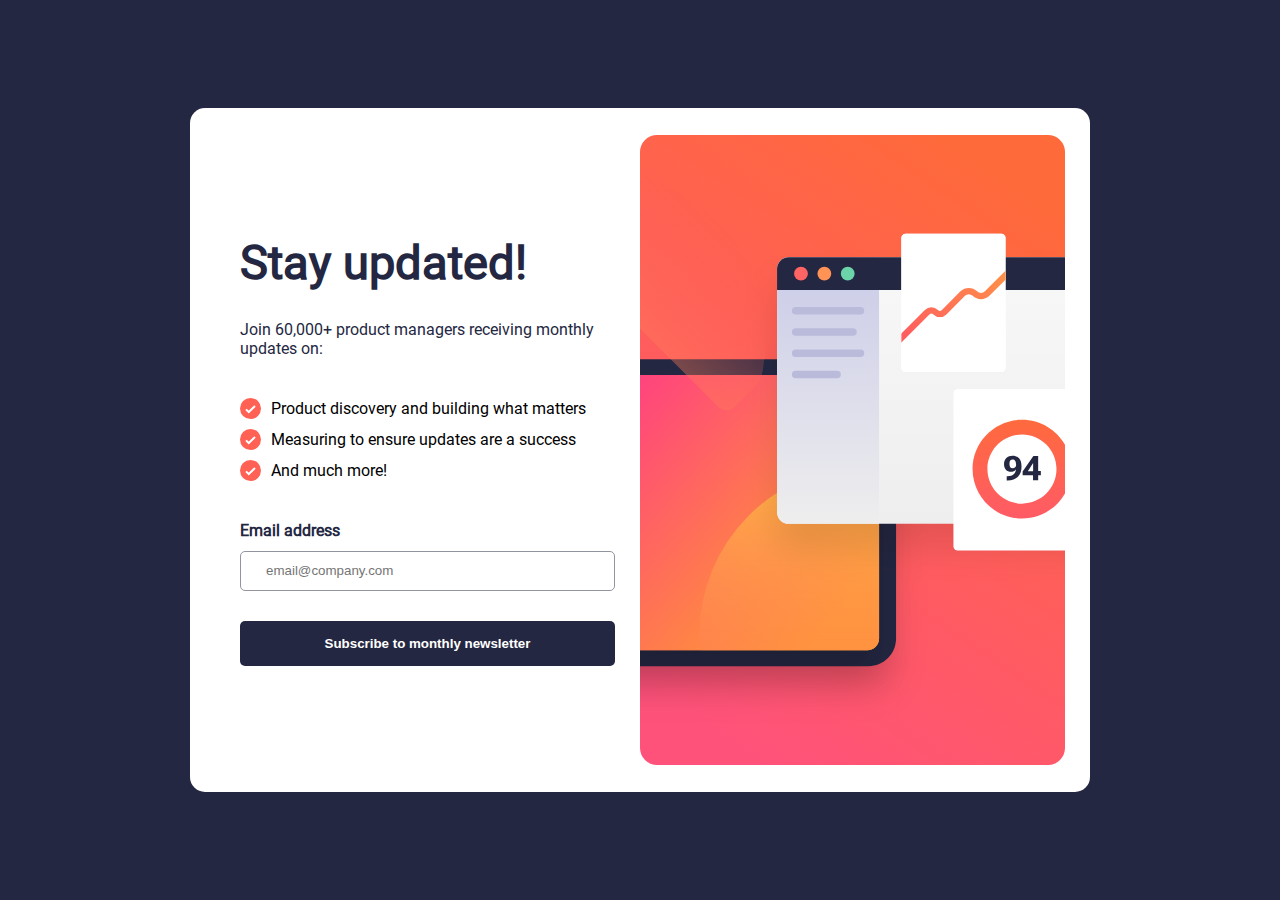
<file: index.html>
<!DOCTYPE html>
<html lang="pt-br">

<head>
  <meta charset="UTF-8">
  <meta name="viewport" content="width=device-width, initial-scale=1.0">
  <!-- displays site properly based on user's device -->

  <link rel="icon" type="image/png" sizes="32x32" href="./assets/images/favicon-32x32.png">

  <title>Frontend Mentor | Newsletter sign-up form with success message</title>

  <link rel="stylesheet" href="style.css">

  <script src="script.js" defer type="module"></script>

</head>

<body>

  <form action="./sucess.html">
    <div id="insert-information">
      <!-- Sign-up form start -->

      <h1>Stay updated!</h1>

      <p>Join 60,000+ product managers receiving monthly updates on:</p>

      <ul>
        <li><img src="./assets/images/icon-list.svg" alt=""><span>Product discovery and building what matters</span>
        </li>
        <li><img src="./assets/images/icon-list.svg" alt=""><span>Measuring to ensure updates are a success</span></li>
        <li><img src="./assets/images/icon-list.svg" alt=""><span>And much more!</span></li>
      </ul>

      <div id="email">

        <div id="email-label">

          <label for="f_email">Email address</label>
          <span id="message-error">Valid email required</span>

        </div>

        <input type="email" name="f_email" id="f_email" required placeholder="email@company.com">
      </div>

      <input id="btn_submit"  type="submit" value="Subscribe to monthly newsletter">
    </div>

    <div id="form-image">
      <img src="./assets/images/illustration-sign-up-desktop.svg"
        srcset="./assets/images/illustration-sign-up-mobile.svg 600w, ./assets/images/illustration-sign-up-desktop.svg 1200w"
        sizes="(max-width: 628px) 600px, 1200px" alt="">
    </div>

  </form>

  <!--
      Thanks for subscribing!

      A confirmation email has been sent to ash@loremcompany.com.
      Please open it and click the button inside to confirm your subscription.
  -->
</body>

</html>
</file>
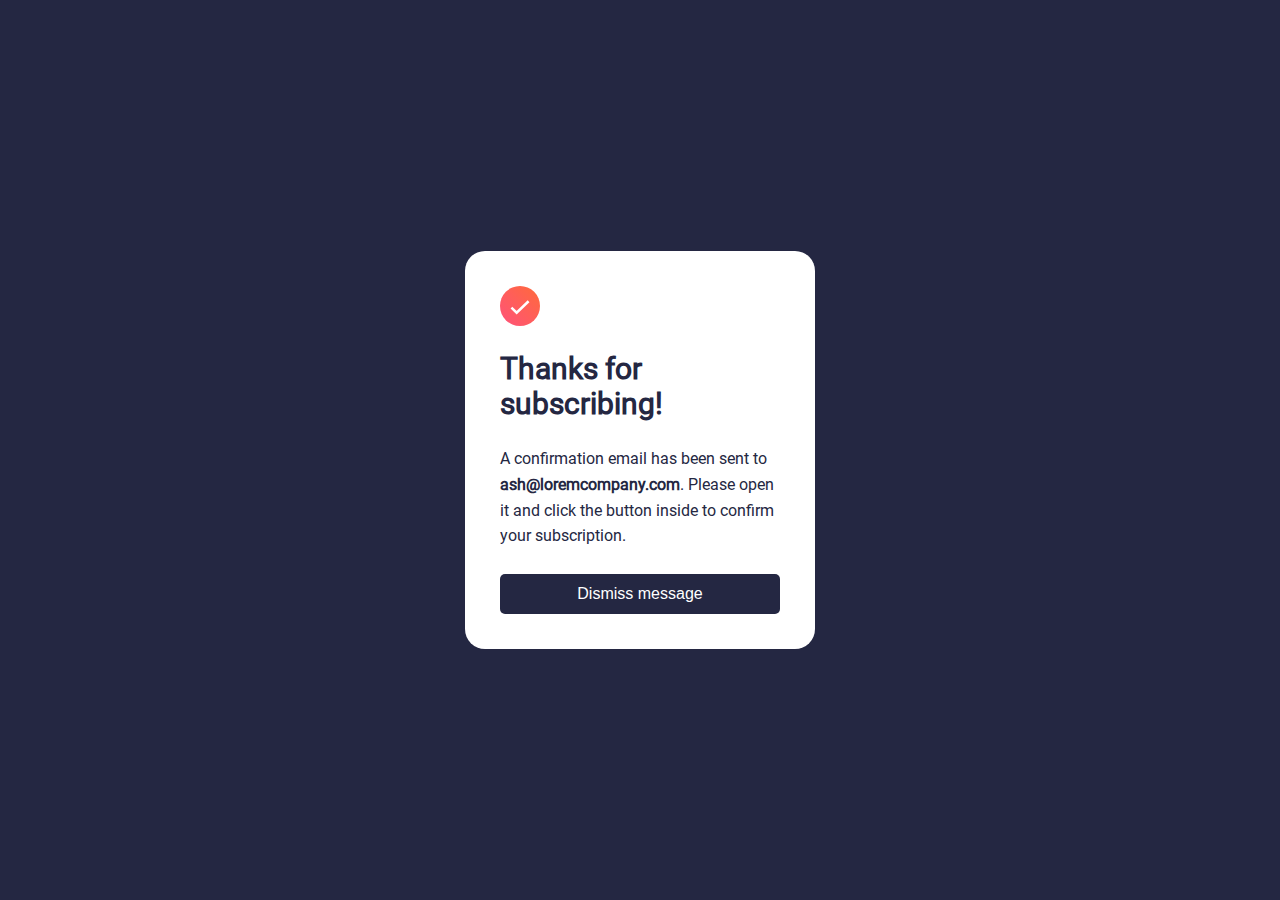
<file: sucess.html>
<!DOCTYPE html>
<html lang="pt-br">

<head>
    <meta charset="UTF-8">
    <meta name="viewport" content="width=device-width, initial-scale=1.0">
    <link rel="shortcut icon" href="./assets/images/favicon-32x32.png" type="image/x-icon">
    <title>Login feito com sucesso!</title>
    <link rel="stylesheet" href="sucess.css">
</head>

<body>
    <section>

        <article>
            <img src="./assets/images/icon-success.svg" alt="">
            <h1>Thanks for<br> subscribing!</h1>
            <p>A confirmation email has been sent to <strong>ash@loremcompany.com</strong>. Please open it and click the button inside to confirm your subscription.</p>
        </article>

        <button>Dismiss message</button>
    </section>
</body>

</html>
</file>
<file: style.css>
* {
    margin: 0;
    padding: 0;
    box-sizing: border-box;
    border: none;
    list-style-type: none;
}

@font-face {
    font-family: Roboto Bold;
    src: url(./assets/fonts/Roboto-Bold.ttf);
}

@font-face {
    font-family: Roboto Regular;
    src: url(./assets/fonts/Roboto-Regular.ttf);
}

:root {
    --tomato: hsl(4, 100%, 67%);
    --dark-slate-grey: hsl(234, 29%, 20%);
    --grey: hsl(231, 7%, 60%);
    --white: hsl(0, 0%, 100%);
}

body {
    width: 100%;
    height: 100vh;
    font-family: Roboto Regular;
    font-size: 16px;
    display: flex;
    align-items: center;
    justify-content: center;
    background-color: var(--dark-slate-grey);
}

form {
    width: 900px;
    height: auto;
    padding: 25px;
    display: grid;
    grid-template-columns: 1fr 1fr;
    background-color: var(--white);
    border-radius: 15px;
}

#form-image img {
    height: 100%;
}

#insert-information {
    display: grid;
    grid-template-columns: 1fr;
    place-content: center;
    row-gap: 30px;
    padding: 5px 25px;
}

#insert-information h1 {
    text-align: left;
    font-size: 47px;
    color: var(--dark-slate-grey);
}

#insert-information p {
    color: var(--dark-slate-grey);
}

#insert-information ul {
    width: 100%;
}

#insert-information li {
    width: 100%;
    display: flex;
    align-items: center;
    column-gap: 10px;
    margin: 10px 0px;
}

#insert-information ul img {
    vertical-align: -webkit-baseline-middle;
}

#insert-information li span {
    vertical-align: middle;
}

#insert-information #email {
    width: 100%;
    display: flex;
    flex-direction: column;
    row-gap: 11px;
}

#insert-information  #email-label {
    width: 100%;
    display: flex;
    flex-direction: row;
    align-items: center;
    justify-content: space-between;
}

#insert-information  #email-label #message-error {
    color: var(--tomato);
    font-size: 14px;
    font-weight: 800;
    display: none;
}

.error {
    background-color: rgba(255, 0, 0, 0.13);
    border: 1px solid #f00 !important;
}

.valid {
    background-color: rgba(38, 225, 21, 0.13);
    border: 1px solid rgb(81, 255, 0) !important;
}

#insert-information #email label {
    color: var(--dark-slate-grey);
    font-weight: 600;
}

#insert-information #email input[type=email] {
    border: 1px solid hsl(231, 7%, 60%);
    border-radius: 5px;
    height: 40px;
    padding: 15px 25px;
}

#form-image img {
    width: 100%;
}

input[type=submit] {
    width: 100%;
    background-color: var(--dark-slate-grey);
    height: 45px;
    border-radius: 5px;
    color: #FFFFFF;
    font-weight: 700;
    cursor: pointer;
    transition: all 1s ease;
}

input[type=submit]:hover {
    background-image: linear-gradient(to right,#830f70d2,#ff6257);
}
@media only screen and (max-width: 628px) {
    form {
        width: 100%;
        height: 100%;
        display: flex;
        flex-direction: column;
        flex-direction: column-reverse;
        padding: 0;
    }

    #insert-information {
        padding: 18px 40px;
    }

    #form-image img {
        width: 100%;
        height: auto;
        object-fit: cover;
        border-radius: 0px 0px 20px 20px;
    }

}
</file>
<file: sucess.css>
* {
    margin: 0;
    padding: 0;
    box-sizing: border-box;
    border: none;
    list-style-type: none;
}

@font-face {
    font-family: Roboto Bold;
    src: url(./assets/fonts/Roboto-Bold.ttf);
}

@font-face {
    font-family: Roboto Regular;
    src: url(./assets/fonts/Roboto-Regular.ttf);
}

:root {
    --tomato: hsl(4, 100%, 67%);
    --dark-slate-grey: hsl(234, 29%, 20%);
    --grey: hsl(231, 7%, 60%);
    --white: hsl(0, 0%, 100%);
}

body {
    width: 100%;
    height: 100vh;
    font-family: Roboto Regular;
    font-size: 16px;
    display: flex;
    align-items: center;
    justify-content: center;
    background-color: var(--dark-slate-grey);
}

section {
    width: 350px;
    border-radius: 20px;
    background-color: var(--white);
    padding: 35px;
    display: flex;
    align-items: center;
    justify-content: center;
    flex-direction: column;
    row-gap: 15px;
    justify-content: space-between;
}

section article {
    display: flex;
    align-items: flex-start;
    justify-content: space-between;
    flex-direction: column;
    row-gap: 25px;
}

section img {
    width: 40px;
}

section h1 {
    font-weight: 700;
    font-size: 30px;
    color: var(--dark-slate-grey);
}

section p {
    color: var(--dark-slate-grey);
    line-height: 1.6em;
    margin-bottom: 10px;
}

section button {
    width: 100%;
    height: 40px;
    display: flex;
    align-items: center;
    justify-content: center;
    padding: 20px 25px;
    border-radius: 5px;
    color: #FFFFFF;
    font-size: 1rem;
    font-weight: 500;
    background-color: var(--dark-slate-grey);
    cursor: pointer;
    transition: background 5s ease;
}

section button:hover {
    background-image: linear-gradient(to right, #830f70d2, #ff6257);
}

@media only screen and (max-width: 628px) {
    section {
        position: relative;
        width: 100%;
        height: 100vh;
        border-radius: 0;
    }

    section article {
        position: absolute;
        top: 50%;
        left: 50%;
        transform: translate(-80%,-50%);
    }

    section button {
        position: absolute;
        bottom: 25px;
        width: 80%;
        padding-left: 20px;
    }
}
</file>
